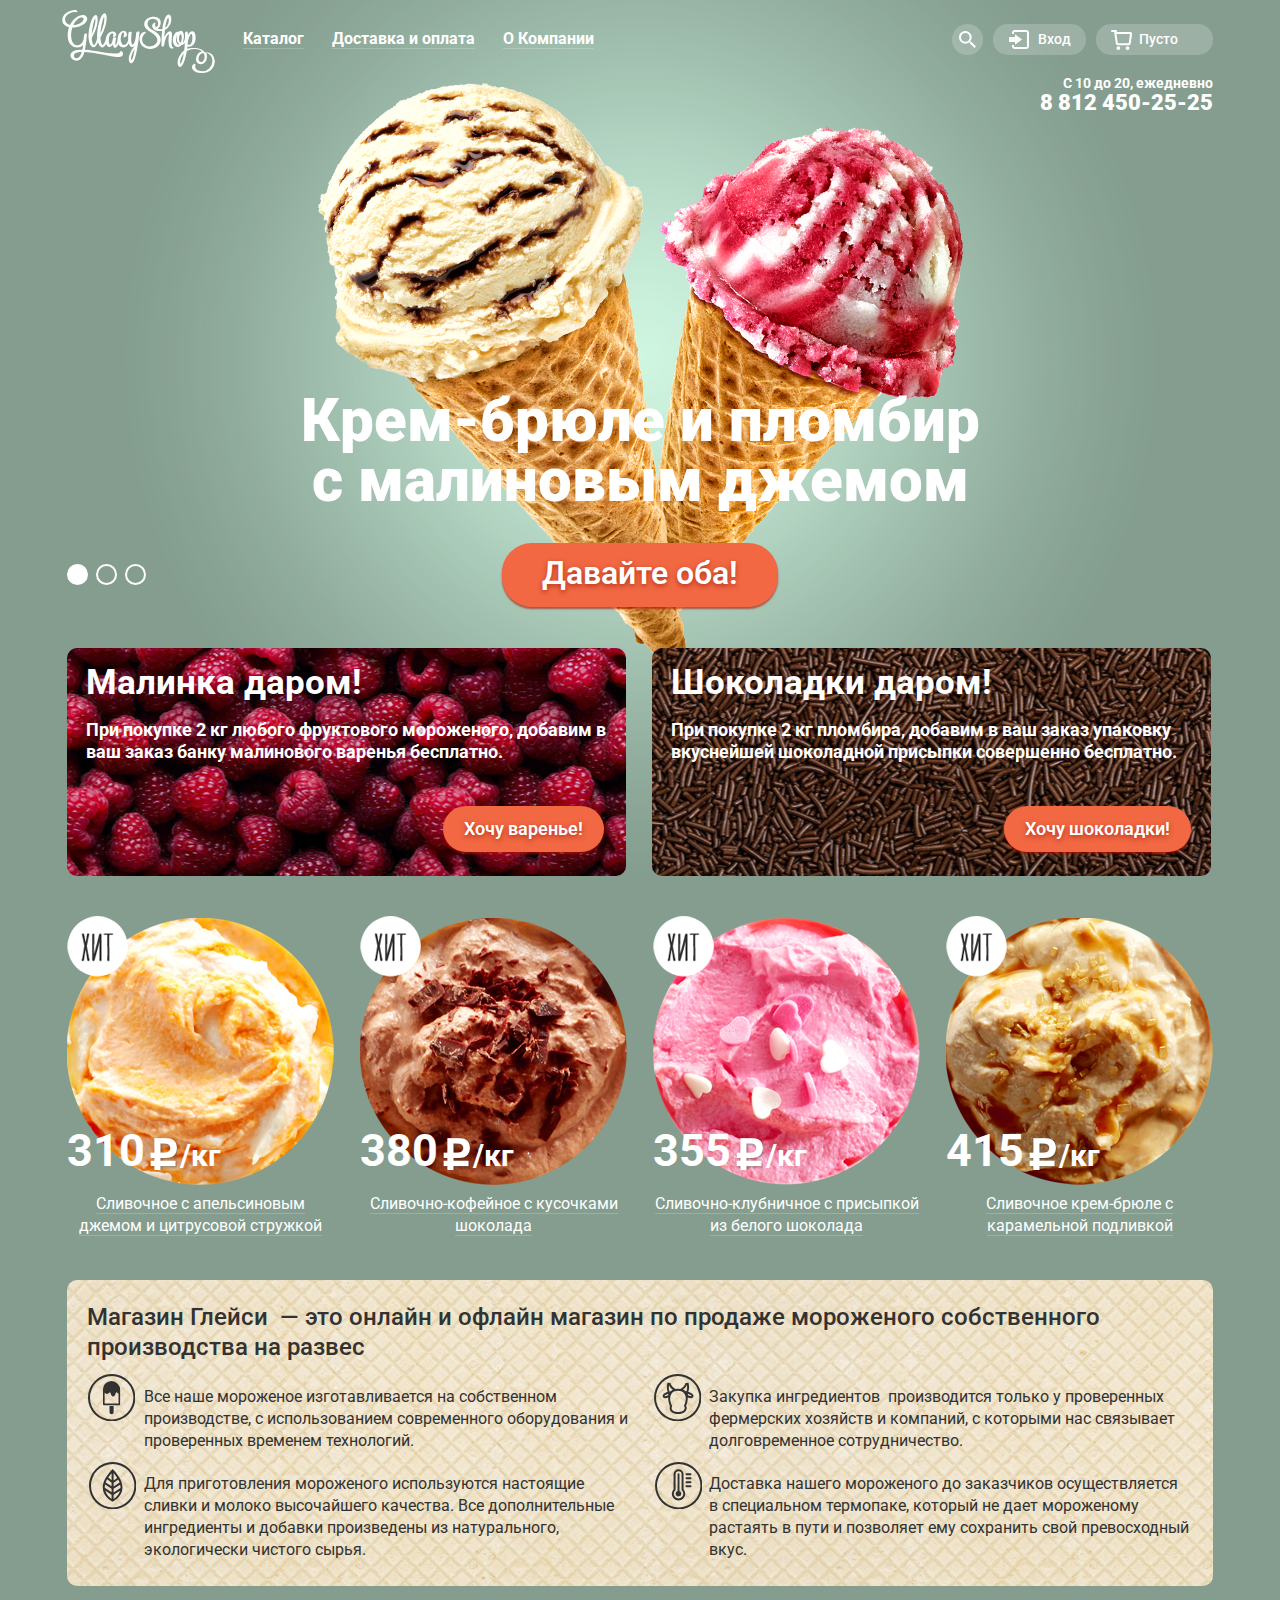
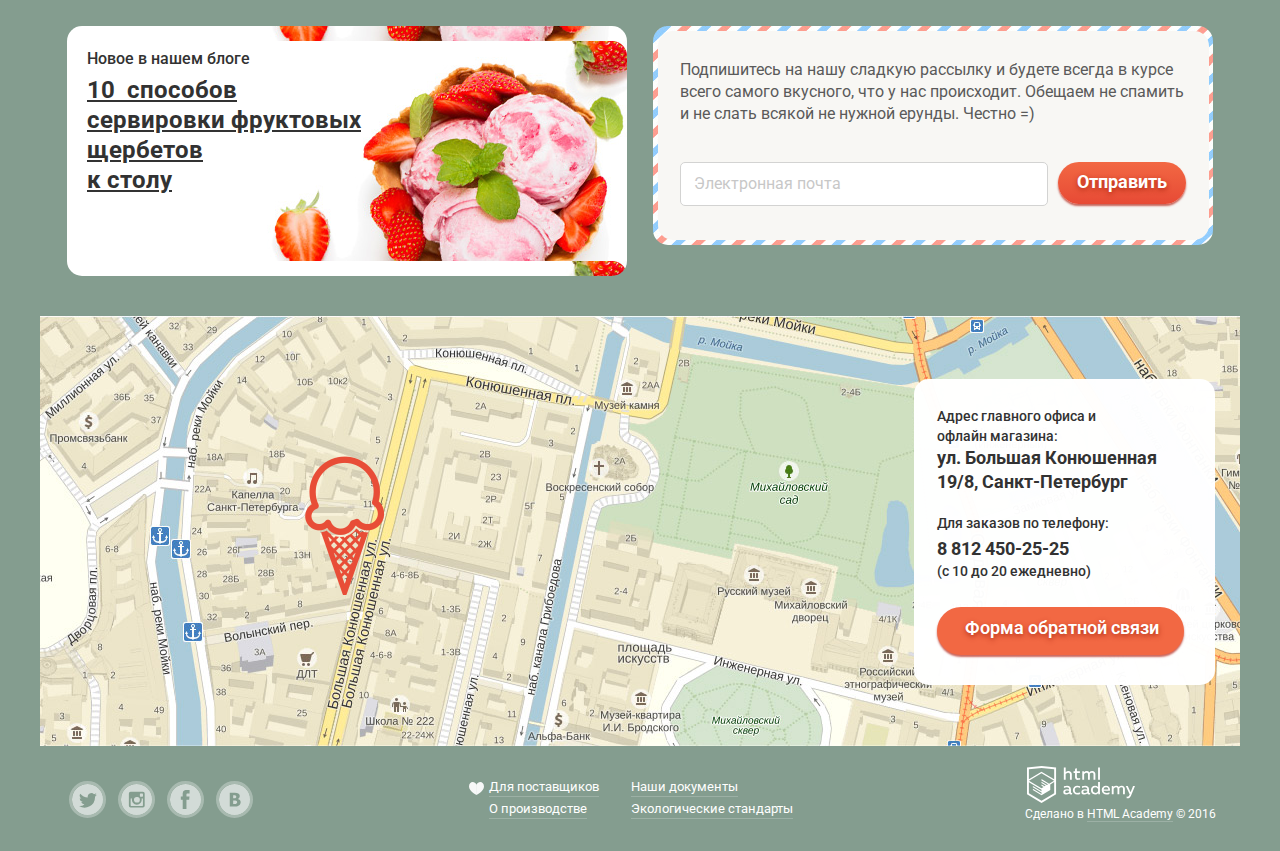
<file: index.html>
<!DOCTYPE html>
<html lang="ru">
    <head>
        <meta charset="utf-8">
        <title>HTML Academy: Глейси</title>
        <link href="https://fonts.googleapis.com/css?family=Roboto:400,500,700,900&subset=cyrillic,latin" rel="stylesheet" type="text/css">
        <link href="css/normalize.css" rel="stylesheet">
        <link href="css/style.css" rel="stylesheet">
    </head>
    <body>
        <input type="radio" id="btn1" name="toggle" checked>
        <input type="radio" id="btn2" name="toggle">
        <input type="radio" id="btn3" name="toggle">
        <div class="siteWrapper">
            <div class="contentWrapper">
                <header class="mainHeader">
                    <div class="container clearfix">
                        <div class="mainLogo">
                            <a href="index.html">
                                <img src="img/logo.svg" alt="logo" width="153" height="63">
                            </a>
                        </div>

                        <nav class="mainNavigation">
                            <ul class="menu">
                                <li class="menuItem">
                                    <a href="catalog.html">Каталог</a>
                                    <div class="subMenu">
                                        <ul>
                                            <li>
                                                <b class="subMenuItemCategory">Новинки</b>
                                            </li>
                                            <li>
                                                <a href="#">Сливочное</a>
                                            </li>
                                            <li>
                                                <a href="#">Щербеты</a>
                                            </li>
                                            <li>
                                                <a href="#">Фруктовый лед</a>
                                            </li>
                                            <li>
                                                <a href="#">Мелорин</a>
                                            </li>
                                        </ul>
                                    </div>
                                </li>
                                <li class="menuItem">
                                    <a href="#">Доставка и оплата</a>
                                </li>
                                <li class="menuItem">
                                    <a href="#">О Компании</a>
                                </li>
                            </ul>
                        </nav>

                        <div class="userBlock">
                            <div class="search">
                                <span class="searchIconText"></span>

                                <form class="searchForm" action="#" method="get">
                                    <fieldset class="searchFormFieldset">
                                        <input type="search" class="searchFormField" name="search" placeholder="Что ищем?">
                                    </fieldset>
                                </form>
                            </div>

                            <div class="account">
                                <a class="userBlockBtn entranceBtn" href="#">Вход</a>
                                <form class="enterForm" action="#" method="get">
                                    <fieldset class="enterFormFieldset">
                                        <input class="enterFormField" type="text" name="email" placeholder="Электронная почта">
                                        <input class="enterFormField" type="password" name="password" placeholder="Пароль">
                                        <input class="enterFormBtn btn" type="submit" name="submit" value="Войти" id="submitEnterForm">
                                        <div class="passReg">
                                            <a class="enterFormLink linkBlack" href="#">Забыли пароль?</a>
                                            <a class="enterFormLink linkBlack" href="#">Новая регистрация</a>
                                        </div>
                                    </fieldset>
                                </form>
                            </div>


                            <div class="cart">
                                <a class="userBlockBtn cartButton cartEmpty" href="#">Пусто</a>
                            </div>
                        </div>
                    </div>
                </header>


                <main class="container">
                    <div class="openTimePhone">C 10 до 20, ежедневно<br>
                        <span class="phone">8 812 450-25-25</span>
                    </div>

                    <div class="slider">
                        <div class="slide" id="slide1">
                            <div class="slideTitle">Крем-брюле и пломбир с малиновым джемом</div>
                            <a class="btn slideBtn" href="#">Давайте оба!</a>
                        </div>

                        <div class="slide" id="slide2">
                            <div class="slideTitle">Шоколадный пломбир и лимонный сорбет</div>
                            <a class="btn slideBtn" href="#">Давайте оба!</a>
                        </div>

                        <div class="slide" id="slide3">
                            <div class="slideTitle">Пломбир с помадкой и клубничный щербет</div>
                            <a class="btn slideBtn" href="#">Давайте оба!</a>
                        </div>


                        <div class="sliderControls">
                            <label for="btn1"></label>
                            <label for="btn2"></label>
                            <label for="btn3"></label>
                        </div>
                    </div>

                    <div class="offer">
                        <section class="offerItem offerItemRaspFree">
                            <div class="offerTitle">Малинка даром!</div>
                            <div class="offerText">
                                <p>При покупке 2 кг любого фруктового мороженого, добавим в ваш заказ банку малинового
                                варенья бесплатно.</p>
                            </div>
                            <a href="#" class="btn offerBtn">Хочу варенье!</a>
                        </section>
                        <section class="offerItem offerItemChocoFree">
                            <h2 class="offerTitle">Шоколадки даром!</h2>
                            <div class="offerText">
                                <p>При покупке 2 кг пломбира, добавим в ваш заказ упаковку вкуснейшей шоколадной
                                присыпки совершенно бесплатно.</p>
                            </div>
                            <a href="#" class="btn offerBtn choco">Хочу шоколадки!</a>
                        </section>

                    </div>

                    <div class="iceCreamHits">

                        <div class="iceCream hit">
                            <div class="iceCreamContent">
                                <a href="#">
                                    <img class="iceCreamImg" src="img/icecream_orange.png" alt="creamOrange" width="267" height="267">
                                </a>
                                <div class="iceCreamPrice">310<span class="iceCreamKg">/кг</span></div>
                                <a href="#" class="iceCreamTitle">Сливочное с апельсиновым джемом и цитрусовой стружкой</a>
                                <a href="#" class="btn iceCreamBtn">Быстрый просмотр</a>
                            </div>
                        </div>

                        <div class="iceCream hit">
                            <div class="iceCreamContent">
                                <a href="#">
                                    <img class="iceCreamImg" src="img/icecream_coffee.png" alt="creamCoffee" width="267" height="267">
                                </a>
                                <div class="iceCreamPrice">380<span class="iceCreamKg">/кг</span></div>
                                <a href="#" class="iceCreamTitle">Сливочно-кофейное с кусочками шоколада</a>
                                <a href="#" class="btn iceCreamBtn">Быстрый просмотр</a>
                            </div>
                        </div>

                        <div class="iceCream hit">
                            <div class="iceCreamContent">
                                <a href="#">
                                    <img class="iceCreamImg" src="img/icecream_strawberry.png" alt="creamStrawberry" width="267" height="267">
                                </a>
                                <div class="iceCreamPrice">355<span class="iceCreamKg">/кг</span></div>
                                <a href="#" class="iceCreamTitle">Сливочно-клубничное с присыпкой из белого шоколада</a>
                                <a href="#" class="btn iceCreamBtn">Быстрый просмотр</a>
                            </div>
                        </div>

                        <div class="iceCream hit">
                            <div class="iceCreamContent">
                                <a href="#">
                                    <img class="iceCreamImg" src="img/icecream_caramel.png" alt="creamBrulle" width="267" height="267">
                                </a>
                                <div class="iceCreamPrice">415<span class="iceCreamKg">/кг</span></div>
                                <a href="#" class="iceCreamTitle">Сливочное крем-брюле с карамельной подливкой</a>
                                <a href="#" class="btn iceCreamBtn">Быстрый просмотр</a>
                            </div>
                        </div>

                    </div>

                    <section class="compAdvantages">

                        <h2 class="advantagesTitle"> Магазин Глейси &nbsp;— это онлайн и офлайн магазин по продаже мороженого
                            собственного производства на развес</h2>

                        <ul class="advantagesList">
                            <li class="advantages iceCreamIcon">
                                <p>Все наше мороженое изготавливается на собственном производстве, с использованием
                                современного оборудования и проверенных временем технологий.</p>
                            </li>

                            <li class="advantages leafIcon">
                                <p>Закупка ингредиентов &nbsp;производится только у проверенных фермерских хозяйств и
                                компаний, с которыми нас связывает долговременное сотрудничество. </p>
                            </li>

                            <li class="advantages cowIcon">
                                <p>Для приготовления мороженого используются настоящие сливки и молоко высочайшего
                                качества. Все дополнительные ингредиенты и добавки произведены из натурального,
                                экологически чистого сырья. </p>
                            </li>

                            <li class="advantages thermometerIcon">
                                <p>Доставка нашего мороженого до заказчиков осуществляется<br>в специальном термопаке,
                                который не дает мороженому растаять в пути и позволяет ему сохранить свой превосходный
                                вкус. </p>
                            </li>
                        </ul>
                    </section>

                    <div class="blogSubscribe">
                        <div class="blog">
                            <h2 class="blogTitle">Новое в нашем блоге</h2>
                            <a href="#" class="blogLink">10 &nbsp;способов сервировки фруктовых щербетов<br> к столу</a>
                        </div>

                        <div class="subscribeWrapper">
                            <div class="subscribe">
                                <p class="subscribeText">Подпишитесь на нашу сладкую рассылку и будете всегда в курсе всего
                                самого вкусного, что у нас происходит. Обещаем не спамить и не слать всякой не нужной
                                ерунды. Честно =) </p>

                                <form class="subscribeForm">
                                    <input id="e-mail" class="subscribeFormField" type="text" name="e-mail" placeholder="Электронная почта">
                                    <input id="submitSubscribe" class="subscribeBtn" type="submit" name="submit" value="Отправить">
                                </form>
                            </div>
                        </div>
                    </div>

                </main>

            </div>

            <section class="contacts">

                <img src="img/map.jpg" alt="map" width="1200" height="430">

                <div class="contact_info">
                    <p>Адрес главного офиса и<br> офлайн магазина:<br>
                    <span class="importantInfo margin">ул. Большая Конюшенная 19/8, Санкт-Петербург</span></p>
                    <p>Для заказов по телефону:</p>
                    <div class="phoneOpen"></div>
                    <p><span class="importantInfo">8 812 450-25-25</span><br>(с 10 до 20 ежедневно) </p>
                    <a class="form btn" href="#">Форма обратной связи</a>
                </div>

                <form class="contactForm" action="https://echo.htmlacademy.ru" method="get">
                    <fieldset class="contactFormFieldset">
                        <p class="formTitle">Мы обязательно вам ответим!</p>
                        <p><input class="contactFormField" type="text" name="contactForm" id="name"
                        placeholder="Как вас зовут?"></p>
                        <p><input class="contactFormField" type="text" name="contactForm" id="email"
                        placeholder="Ваша почта для ответа?"></p>
                        <p><textarea class="contactFormField contactFormMessage" name="contactForm" rows="6"
                        id="message" placeholder="Напишите что-нибудь..."></textarea></p>
                        <p class="formSubmit"><input class="contactFormSubmit btn" type="submit" name="contactForm"
                        id="submit" value="Отправить"></p>
                    </fieldset>
                </form>

            </section>


            <div class="contentWrapper">
                <footer class="mainFooter clearfix">
                    <div class="container">

                        <div class="socialButtons">

                            <a href="#" class="socialBtn socialBtnTwitter">

                            </a>
                            <a href="#" class="socialBtn socialBtnInsta">

                            </a>
                            <a href="#" class="socialBtn socialBtnFb">

                            </a>
                            <a href="#" class="socialBtn socialBtnVk">

                            </a>
                        </div>

                        <div class="links">
                            <a class="linkWhite forSuppliers" href="#">Для поставщиков</a>
                            <a class="linkWhite docs" href="#">Наши документы</a>
                            <a class="linkWhite aboutProduction" href="#">О производстве</a>
                            <a class="linkWhite standards" href="#">Экологические стандарты</a>
                        </div>

                        <div class="copyright">

                            <p>
                                Сделано в <a class="linkWhite" href="htmlacademy.ru"><span class="htmlAcademy">
                                HTML Academy</span></a> © 2016
                            </p>
                        </div>

                    </div>
                </footer>
            </div>
        </div>
    </body>
</html>
</file>
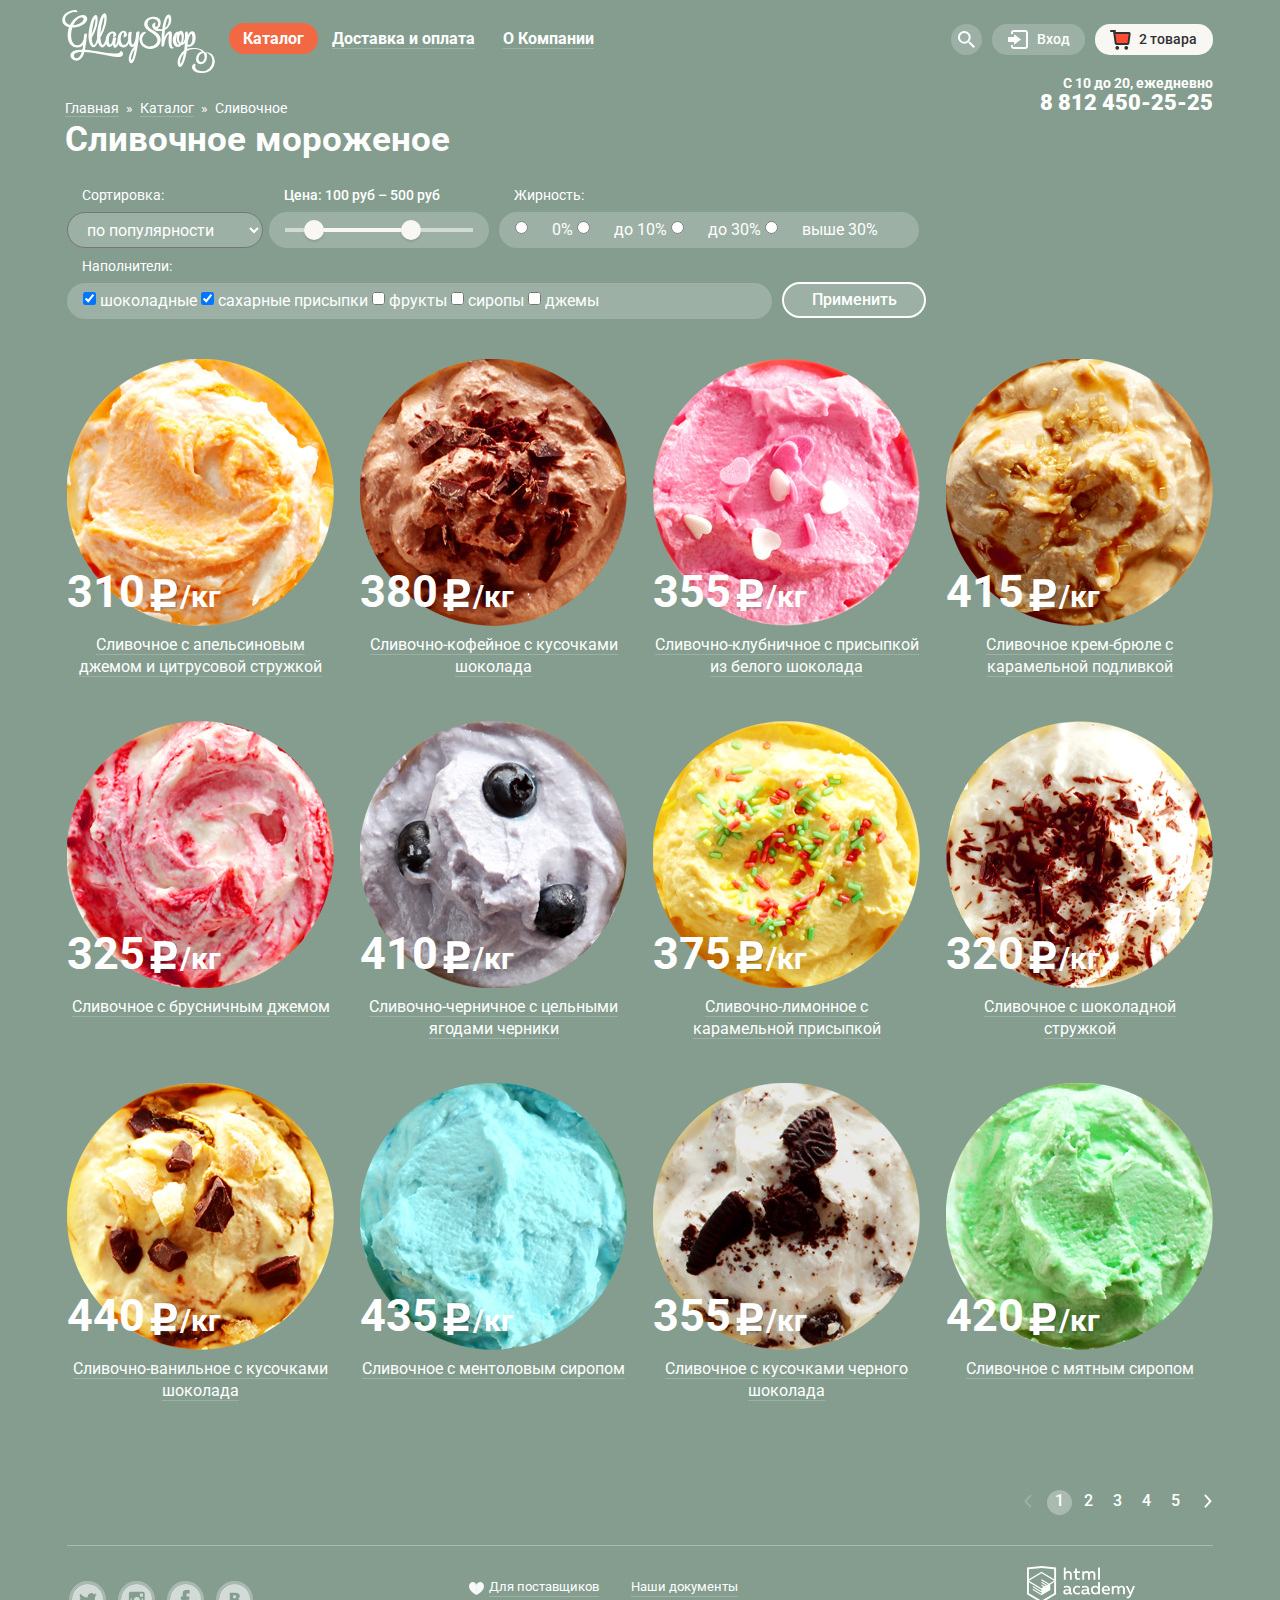
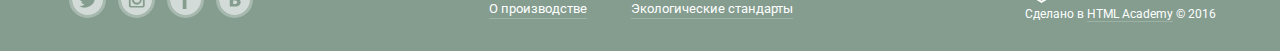
<file: catalog.html>
<!DOCTYPE html>
<html lang="ru">
    <head>
        <meta charset="utf-8">
        <title>Глейси каталог</title>
        <link href="https://fonts.googleapis.com/css?family=Roboto:400,500,700,900&subset=cyrillic,latin" rel="stylesheet" type="text/css">
        <link href="css/normalize.css" rel="stylesheet">
        <link href="css/style.css" rel="stylesheet">
    </head>

    <body>
        <header class="mainHeader">

            <div class="container clearfix">
                <div class="mainLogo">
                    <a href="index.html">
                        <img src="img/logo.svg" alt="logo" width="153" height="63">
                    </a>
                </div>

                <nav class="mainNavigation">
                    <ul class="menu">
                        <li class="menuItem menuActive">
                            <a href="#">Каталог</a>
                            <div class="subMenu">
                                <ul>
                                    <li>
                                        <b class="subMenuItemCategory">Новинки</b>
                                    </li>
                                    <li>
                                        <a href="#">Сливочное</a>
                                    </li>
                                    <li>
                                        <a href="#">Щербеты</a>
                                    </li>
                                    <li>
                                        <a href="#">Фруктовый лед</a>
                                    </li>
                                    <li>
                                        <a href="#">Мелорин</a>
                                    </li>
                                </ul>
                            </div>
                        </li>
                        <li class="menuItem">
                            <a href="#">Доставка и оплата</a>
                        </li>
                        <li class="menuItem">
                            <a href="#">О Компании</a>
                        </li>
                    </ul>
                </nav>

                <div class="userBlock">
                    <div class="search">
                        <span class="searchIconText"></span>

                        <form class="searchForm" action="#" method="get">
                            <fieldset class="searchFormFieldset">
                                <input type="search" class="searchFormField" name="search" placeholder="Что ищем?">
                            </fieldset>
                        </form>
                    </div>

                    <div class="account">
                        <a class="userBlockBtn entranceBtn" href="#">Вход</a>
                        <form class="enterForm" action="#" method="get">
                            <fieldset class="enterFormFieldset">
                                <input class="enterFormField" type="text" name="email" placeholder="Электронная почта">
                                <input class="enterFormField" type="password" name="password" placeholder="Пароль">
                                <input class="enterFormBtn btn" type="submit" name="submit" value="Войти" id="submit">
                                <div class="passReg">
                                    <a class="enterFormLink" href="#">Забыли пароль?</a>
                                    <a class="enterFormLink" href="#">Новая регистрация</a>
                                </div>
                            </fieldset>
                        </form>
                    </div>


                    <div class="cart">
                        <a class="userBlockBtn cartButton cartFull" href="#">2 товара</a>

                        <div class="orderSummary">
                            <table class="orderSummaryTable">
                                <tr>
                                    <td class="x"></td>
                                    <td class="iceIcon orangeSmall"></td>
                                    <td class="orderItem">Пломбир с апельсиновым джемом</td>
                                    <td>1,5 кг x <span class="itemPrice">200 руб.</span></td>
                                    <td class="orderPrice">300 руб.</td>
                                </tr>

                                <tr>
                                    <td class="x"></td>
                                    <td class="iceIcon strawberrySmall"></td>
                                    <td class="orderItem orderLong">Клубничный пломбир с присыпкой из белого шоколада</td>
                                    <td class="orderCalcLong">1,5 кг x <span class="itemPrice">300 руб.</span></td>
                                    <td class="orderPrice orderPriceLong">450 руб.</td>
                                </tr>
                            </table>
                            <div class="orderSum"> Итого: 750 руб.</div>
                            <a class="orderSubmit btn" href="#">Оформить заказ</a>
                        </div>
                    </div>

                </div>
            </div>
        </header>


        <main class="container">
            <div class="upperBlock clearfix">
                <div>
                    <ul class="breadcrumbs">
                        <li>
                            <a href="index.html">Главная</a>
                        </li>

                        <li>
                        »
                        </li>

                        <li>
                            <a href="#">Каталог</a>
                        </li>

                        <li>
                        »
                        </li>

                        <li>
                            <a class="active">Сливочное</a>
                        </li>
                    </ul>
                </div>

                <div class="openTimePhone">C 10 до 20, ежедневно<br>
                    <span class="phone">8 812 450-25-25</span>
                </div>
            </div>

            <h1 class="mainCatalogueTitle">Сливочное мороженое</h1>

            <form class="filter" action="http://echo.htmlacademy.ru" method="get">

                <div class="formColumn filterSort">
                    <div class="filterTitle">
                        Сортировка:
                    </div>
                    <select class="filterSelect filterBackgorund" name="sort">
                        <option value="popularity">по популярности</option>
                        <option value="price">сначала недорогие</option>
                        <option value="price">сначала дорогие</option>
                        <option value="price">по жирности</option>
                    </select>
                </div>

                <div class="formColumn filterPrice">
                    <div class="filterTitle">Цена: 100 руб – 500 руб</div>
                    <div class="formSlider filterBackgorund">
                        <div class="scale">
                            <div class="bar">
                            </div>
                        </div>
                        <div class="toggle toggleMin"></div>
                        <div class="toggle toggleMax"></div>
                    </div>
                </div>

                <div class="formColumn filterFat">
                    <div class="filterTitle">Жирность:</div>
                    <div class="formControls filterBackgorund">
                        <input type="radio" id="fat-0" name="fat" value="0">
                        <label for="fat-0">0%</label>
                        <input type="radio" id="fat<10" name="fat" value="10">
                        <label for="fat<10">до 10%</label>
                        <input type="radio" id="fat<30" name="fat" value="30">
                        <label for="fat<30">до 30%</label>
                        <input type="radio" id="fat30+" name="fat" value="30+">
                        <label for="fat30+">выше 30%</label>
                    </div>
                </div>


                <div class="filterFillings">
                    <div class="filterTitle">Наполнители:</div>
                    <div class="formControls filterBackgorund">
                        <input type="checkbox" name="fillings" id="choco" checked>
                        <label for="choco">шоколадные</label>

                        <input type="checkbox" name="fillings" id="sugar" checked>
                        <label for="sugar">сахарные присыпки</label>

                        <input type="checkbox" name="fillings" id="fruit">
                        <label for="fruit">фрукты</label>

                        <input type="checkbox" name="fillings" id="syrop">
                        <label for="syrop">сиропы</label>

                        <input type="checkbox" name="fillings" id="jam">
                        <label for="jam">джемы</label>
                    </div>
                </div>

                <button class="filterBtn" type="submit">Применить</button>

            </form>

            <div class="catalogItems">
                <div class="iceCream">
                    <div class="iceCreamContent">
                        <a href="#">
                            <img class="iceCreamImg" src="img/icecream_orange.png" alt="creamOrange" width="267" height="267">
                        </a>
                        <div class="iceCreamPrice">310<span class="iceCreamKg">/кг</span></div>
                        <a href="#" class="iceCreamTitle">Сливочное с апельсиновым джемом и цитрусовой стружкой</a>
                        <a href="#" class="btn iceCreamBtn">Быстрый просмотр</a>
                    </div>
                </div>

                <div class="iceCream">
                    <div class="iceCreamContent">
                        <a href="#">
                            <img class="iceCreamImg" src="img/icecream_coffee.png" alt="creamCoffee" width="267" height="267">
                        </a>
                        <div class="iceCreamPrice">380<span class="iceCreamKg">/кг</span></div>
                        <a href="#" class="iceCreamTitle">Сливочно-кофейное с кусочками шоколада</a>
                        <a href="#" class="btn iceCreamBtn">Быстрый просмотр</a>
                    </div>
                </div>

                <div class="iceCream">
                    <div class="iceCreamContent">
                        <a href="#">
                            <img class="iceCreamImg" src="img/icecream_strawberry.png" alt="creamStrawberry" width="267" height="267">
                        </a>
                        <div class="iceCreamPrice">355<span class="iceCreamKg">/кг</span></div>
                        <a href="#" class="iceCreamTitle">Сливочно-клубничное с присыпкой из белого шоколада</a>
                        <a href="#" class="btn iceCreamBtn">Быстрый просмотр</a>
                    </div>
                </div>

                <div class="iceCream">
                    <div class="iceCreamContent">
                        <a href="#">
                            <img class="iceCreamImg" src="img/icecream_caramel.png" alt="creamBrulle" width="267" height="267">
                        </a>
                        <div class="iceCreamPrice">415<span class="iceCreamKg">/кг</span></div>
                        <a href="#" class="iceCreamTitle">Сливочное крем-брюле с карамельной подливкой</a>
                        <a href="#" class="btn iceCreamBtn">Быстрый просмотр</a>
                    </div>
                </div>

                <div class="iceCream">
                    <div class="iceCreamContent">
                        <a href="#">
                            <img class="iceCreamImg" src="img/icecream_bilberry.png" alt="creamOrange" width="267" height="267">
                        </a>
                        <div class="iceCreamPrice">325<span class="iceCreamKg">/кг</span></div>
                        <a href="#" class="iceCreamTitle">Сливочное с брусничным джемом</a>
                        <a href="#" class="btn iceCreamBtn">Быстрый просмотр</a>
                    </div>
                </div>

                <div class="iceCream">
                    <div class="iceCreamContent">
                        <a href="#">
                            <img class="iceCreamImg" src="img/icecream_blueberry.png" alt="creamCoffee" width="267" height="267">
                        </a>
                        <div class="iceCreamPrice">410<span class="iceCreamKg">/кг</span></div>
                        <a href="#" class="iceCreamTitle">Сливочно-черничное с цельными ягодами черники </a>
                        <a href="#" class="btn iceCreamBtn">Быстрый просмотр</a>
                    </div>
                </div>

                <div class="iceCream">
                    <div class="iceCreamContent">
                        <a href="#">
                            <img class="iceCreamImg" src="img/icecream_lemon.png" alt="creamStrawberry" width="267" height="267">
                        </a>
                        <div class="iceCreamPrice">375<span class="iceCreamKg">/кг</span></div>
                        <a href="#" class="iceCreamTitle">Сливочно-лимонное с карамельной присыпкой</a>
                        <a href="#" class="btn iceCreamBtn">Быстрый просмотр</a>
                    </div>
                </div>

                <div class="iceCream">
                    <div class="iceCreamContent">
                        <a href="#">
                            <img class="iceCreamImg" src="img/icecream_cream.png" alt="creamBrulle" width="267" height="267">
                        </a>
                        <div class="iceCreamPrice">320<span class="iceCreamKg">/кг</span></div>
                        <a href="#" class="iceCreamTitle">Сливочное с шоколадной стружкой</a>
                        <a href="#" class="btn iceCreamBtn">Быстрый просмотр</a>
                    </div>
                </div>

                <div class="iceCream">
                    <div class="iceCreamContent">
                        <a href="#">
                            <img class="iceCreamImg" src="img/icecream_vanilla.png" alt="creamOrange" width="267" height="267">
                        </a>
                        <div class="iceCreamPrice">440<span class="iceCreamKg">/кг</span></div>
                        <a href="#" class="iceCreamTitle">Сливочно-ванильное с кусочками шоколада</a>
                        <a href="#" class="btn iceCreamBtn">Быстрый просмотр</a>
                    </div>
                </div>

                <div class="iceCream">
                    <div class="iceCreamContent">
                        <a href="#">
                            <img class="iceCreamImg" src="img/icecream_mentol.png" alt="creamCoffee" width="267" height="267">
                        </a>
                        <div class="iceCreamPrice">435<span class="iceCreamKg">/кг</span></div>
                        <a href="#" class="iceCreamTitle">Сливочноe с ментоловым сиропом</a>
                        <a href="#" class="btn iceCreamBtn">Быстрый просмотр</a>
                    </div>
                </div>

                <div class="iceCream">
                    <div class="iceCreamContent">
                        <a href="#">
                            <img class="iceCreamImg" src="img/icecream_creamdarkchoco.png" alt="creamStrawberry" width="267" height="267">
                        </a>
                        <div class="iceCreamPrice">355<span class="iceCreamKg">/кг</span></div>
                        <a href="#" class="iceCreamTitle">Сливочное с кусочками черного шоколада</a>
                        <a href="#" class="btn iceCreamBtn">Быстрый просмотр</a>
                    </div>
                </div>

                <div class="iceCream">
                    <div class="iceCreamContent">
                        <a href="#">
                            <img class="iceCreamImg" src="img/icecream_mint.png" alt="creamBrulle" width="267" height="267">
                        </a>
                        <div class="iceCreamPrice">420<span class="iceCreamKg">/кг</span></div>
                        <a href="#" class="iceCreamTitle">Сливочное с мятным сиропом</a>
                        <a href="#" class="btn iceCreamBtn">Быстрый просмотр</a>
                    </div>
                </div>
            </div>

            <div class="pagination clearfix">

                <ul class="pagesNumber">

                    <li class="pageNumber activePage">
                        <a href="#">1</a>
                    </li>

                    <li class="pageNumber">
                        <a href="#">2</a>
                    </li>

                    <li class="pageNumber">
                        <a href="#">3</a>
                    </li>

                    <li class="pageNumber">
                        <a href="#">4</a>
                    </li>

                    <li class="pageNumber lastPage">
                        <a href="#">5</a>
                    </li>

                </ul>

            </div>

            <div class="footerLine"></div>


        </main>

        <footer class="mainFooter clearfix">
            <div class="container">

                <div class="socialButtons">

                    <a href="#" class="socialBtn socialBtnTwitter">

                    </a>
                    <a href="#" class="socialBtn socialBtnInsta">

                    </a>
                    <a href="#" class="socialBtn socialBtnFb">

                    </a>
                    <a href="#" class="socialBtn socialBtnVk">

                    </a>
                </div>

                <div class="links">
                    <a class="linkWhite forSuppliers" href="#">Для поставщиков</a>
                    <a class="linkWhite docs" href="#">Наши документы</a>
                    <a class="linkWhite aboutProduction" href="#">О производстве</a>
                    <a class="linkWhite standards" href="#">Экологические стандарты</a>
                </div>

                <div class="copyright">

                    <p>
                        Сделано в <a class="linkWhite" href="htmlacademy.ru"><span class="htmlAcademy">
                        HTML Academy</span></a> © 2016
                    </p>
                </div>

            </div>
        </footer>

    </body>
</html>
</file>
<file: css/style.css>
body {
    background-color: #849d8f;
    font-size: 16px;
    line-height: 22px;
    color: #fff;
    font-weight: 500;
    font-family: "Roboto", Arial, sans-serif;
    margin: 0;

    -webkit-font-smoothing: antialiased;
    -moz-osx-font-smoothing: grayscale;
}

body > input[type="radio"] {
    display: none;
}

h1 {
    font-size: 35px;
    line-height: 41px;
    color: #ffffff;
    font-weight: bold;
}

h2 {
    font-size: 24px;
    line-height: 30px;
    color: #ffffff;
    font-weight: 500;
}

.siteWrapper {
    min-width: 1200px;
    background-repeat: no-repeat;
    background-position: top center;
    transition: background-image 0.5s ease,
                background-color 0.5s ease;
}

.siteWrapper:before,
.siteWrapper:after {
    content: "";
    visibility: hidden;
}

.siteWrapper:before,
.siteWrapper:after {
    background-image: url("../img/slide2.png");
}

.siteWrapper:after {
    background-image: url("../img/slide3.png");
}

.contentWrapper {
    width: 1146px;
    margin: 0 auto;
    padding: 0 27px;
}


.slider {
  position: relative;
  padding-top: 315px;
  text-align: center;
  color: #ffffff;
  margin-bottom: 40px;
}

.slide {
    display:none;
}

#btn1:checked ~ .siteWrapper #slide1,
#btn2:checked ~ .siteWrapper #slide2,
#btn3:checked ~ .siteWrapper #slide3 {
  display: block;
}

#btn1:checked ~ .siteWrapper label[for="btn1"],
#btn2:checked ~ .siteWrapper label[for="btn2"],
#btn3:checked ~ .siteWrapper label[for="btn3"] {
  background-color: #ffffff;
}

#btn1:checked ~ .siteWrapper {
  background-color: #849d8f;
  background-image: url("../img/slide1.png");
}

#btn2:checked ~ .siteWrapper {
  background-color: #8996a6;
  background-image: url("../img/slide2.png");
}

#btn3:checked ~ .siteWrapper {
  background-color: #9d8b84;
  background-image: url("../img/slide3.png");
}


.slideTitle {
  width: 700px;
  margin: 0 auto;
  padding-top: 1px;
  margin-bottom: 32px;
  font-weight: 900;
  font-size: 60px;
  line-height: 60px;
}

.btn {
  display: inline-block;
  vertical-align: top;
  padding: 8px 44px;
  font-weight: 600;
  font-size: 32px;
  font-family: "Roboto", Arial, sans-serif;
  line-height: 44px;
  vertical-align: top;
  color: #ffffff;
  text-decoration: none;
  text-shadow: 0 2px 5px rgba(160, 32, 11, 0.76);
  border: none;
  outline: none;
  cursor: pointer;
  background:    -moz-linear-gradient(top, #f26843 0%, #e74a35 100%);
  background: -webkit-linear-gradient(top, #f26843 0%, #e74a35 100%);
  background:         linear-gradient(to bottom, #f26843 0%, #e74a35 100%);
  background: #f26843;
  border-radius: 100px;
  box-shadow: 0 2px 2px rgba(172, 16, 0, 0.64);
}

.btn:hover {
  background:    -moz-linear-gradient(top, #f58669 0%, #ec6f5e 100%);
  background: -webkit-linear-gradient(top, #f58669 0%, #ec6f5e 100%);
  background:         linear-gradient(to bottom, #f58669 0%, #ec6f5e 100%);
  box-shadow: 0 2px 2px rgba(172, 16, 0, 1);
}

.btn:active {
  background:    -moz-linear-gradient(top, #d84732 0%, #e1613e 100%);
  background: -webkit-linear-gradient(top, #d84732 0%, #e1613e 100%);
  background:         linear-gradient(to bottom, #d84732 0%, #e1613e 100%);
  box-shadow: inset 0 2px 2px rgba(172, 16, 0, 1);
}

.slideBtn {
    padding: 8px 40px 12px;
    border-radius: 30px;
}

.sliderControls label {
  display: inline-block;
  vertical-align: top;
  width: 17px;
  height: 17px;
  margin-right: 8px;
  margin-top: 8px;
  vertical-align: top;
  background-color: transparent;
  border: 2px solid #ffffff;
  border-radius: 50%;
  cursor: pointer;
}

.sliderControls label:hover {
    background-color: #b2c1b7;
}

.sliderControls {
  position: absolute;
  bottom: 22px;
  left: 0;
  z-index: 20;
  font-size: 0;
}

.container {
    width: 1146px;
    margin: 0 auto;
    position: relative;
}

.clearfix::after {
    content: "";
    display: table;
    clear: both;
}

.mainHeader {
    padding-top: 10px;
}

    .mainLogo {
        width: 153px;
        line-height: 0px;
        position: absolute;
        left: -5px;
    }

    .mainNavigation {
        float: left;
        margin: 13px 0 0 162px;
        width: 500px;
    }
        .menu {
            font-size: 0;
            margin: 0;
            padding: 0;
            list-style: none;
        }
            .menuItem {
                display: inline-block;
                vertical-align: top;
                position: relative;
                padding: 5px 14px 4px;
                font-size: 16px;
                line-height: 22px;
            }

            .menuItem > a {
                box-shadow: 0 1px 0 rgba(255, 255, 255, 0.2);
                color: #fff;
                font-size: 16px;
                font-weight: bold;
                text-decoration: none;
                position: relative;
                z-index: 2;
            }

            .menuItem:hover {
                background: #f8f7f4;
                border-radius: 16px;
            }

            .menuItem:hover > a {
                color: #323232;
                box-shadow: none;
            }

            .menuActive {
                background: #f26843;
                border-radius: 16px;
            }

            .menuActive > a {
                color: #fff;
                box-shadow: none;
            }

            .menuItem:hover .subMenu {
                display: block;
            }

            .subMenu {
                position: absolute;
                display: none;
                top: 0;
                left: -7px;
                width: 143px;
                z-index: 1;
            }

                .subMenu ul {
                    background: #f8f7f4;
                    border-radius: 5px;
                    box-shadow: 0 20px 20px 0 rgba(0, 0, 0, 0.4);
                    color: #323232;
                    font-size: 14px;
                    list-style: none;
                    margin: 0;
                    padding: 0 0 1px;
                    position: relative;
                    top: 37px;
                    width: 143px;
                    z-index: 1;
                }
                    .subMenu li {
                        display: block;
                        margin: 0 0 4px;
                    }

                    .subMenuItemCategory {
                        display: block;
                        color: #323232;
                        font-size: 14px;
                        font-weight: bold;
                        padding: 5px 20px;
                        position: relative;
                        line-height: 28px;
                    }
                        .subMenuItemCategory::after {
                            content: "";
                            display: block;
                            background: rgba(53, 53, 53, 0.2);
                            position: absolute;
                            left: 6px;
                            right: 6px;
                            bottom: -1px;
                            height: 1px;
                            z-index: 1;
                        }

                    .subMenu a {
                        color: #323232;
                        display: block;
                        font-size: 14px;
                        font-weight: normal;
                        text-decoration: none;
                        padding: 0 20px;
                        line-height: 28px;
                    }
                    .subMenu a:hover {
                        background: #fbded8;
                    }
                    .subMenu a:active {
                        background: #f6b5a5;
                    }

.userBlock {
    float: right;
    margin-top: 14px;
    font-size: 0;
    text-align: right;
}

    .search {
        display: inline-block;
        vertical-align: top;
        position: relative;
        font-size: 14px;
        margin-right: 10px;
    }
        .search:hover .searchIconText {
            background-color: #f8f7f4;
            background-image: url("../img/search_icon_black.svg");
        }
        .search:hover .searchForm {
            display: block;
        }

        .searchIconText {
            background: rgba(255, 255, 255, 0.2) url("../img/search_icon.svg") no-repeat 50% 50%;
            border-radius: 50%;
            display: block;
            text-align: center;
            height: 31px;
            width: 31px;
            margin-right: 0;
        }

        .searchForm {
            display: none;
            position: absolute;
            right: 0;
            top: 30px;
        }

        .searchFormFieldset {
            border-radius: 6px;
            background-color: rgb(248, 247, 244);
            box-shadow: 0 20px 20px 0 rgba(0, 0, 0, 0.4);
            padding: 20px 15px;
            margin-top: 7px;
            width: 311px;
            position: relative;
            z-index: 1;
        }
            .searchFormField {
                background: #fff;
                border: 1px solid rgb(211, 211, 210);
                border-radius: 5px;
                color: #353535;
                font-size: 14px;
                font-weight: 400;
                box-sizing: border-box;
                padding: 0 13px;
                height: 40px;
                width: 100%;
            }

            .searchFormField::-webkit-input-placeholder {
                color: #999;
            }
            .searchFormField::-moz-placeholder {
                color: #999;
            }
            .searchFormField:-ms-input-placeholder {
                color: #999;
            }

    .account {
        display: inline-block;
        vertical-align: top;
        position: relative;
        font-size: 14px;
        margin-right: 10px;
    }

    .account:hover .userBlockBtn {
        color: #323232;
        background-color: #f8f7f4;
    }

    .account:hover .entranceBtn {
        background-image: url("../img/entrance_icon_black.svg");
    }

    .account:hover .enterForm{
        display: block;
    }

        .userBlockBtn {
            background-color: rgba(255, 255, 255, 0.2);
            border-radius: 15px;
            display: block;
            font-weight: 500;
            font-size: 14px;
            margin: 0;
            padding: 0;
            padding: 4px 15px 5px 45px;
            color: #ffffff;
            text-decoration: none;

        }

        .entranceBtn {
            background-image: url("../img/entrance_icon.svg");
            background-position: 16px 6px;
            background-repeat: no-repeat;
        }

        .enterForm {
            display: none;
            position: absolute;
            right: 0;
            top: 30px;
        }

            .enterFormFieldset {
                border-radius: 6px;
                background-color: rgb(248, 247, 244);
                box-shadow: 0 20px 20px 0 rgba(0, 0, 0, 0.4);
                padding: 20px 16px;
                margin-top: 7px;
                width: 237px;
                position: relative;
                z-index: 2;
            }
                .enterFormField {
                    background: #fff;
                    border: 1px solid rgb(211, 211, 210);
                    border-radius: 5px;
                    color: #353535;
                    font-size: 14px;
                    font-weight: 400;
                    box-sizing: border-box;
                    padding: 0 13px;
                    height: 43px;
                    width: 100%;
                    margin-bottom: 20px;
                }

                .enterFormField::-webkit-input-placeholder {
                    color: #999;
                }
                .enterFormField::-moz-placeholder {
                    color: #999;
                }
                .enterFormField:-ms-input-placeholder {
                    color: #999;
                }

                .enterFormBtn {
                    font-size: 18px;
                    line-height: 24px;
                    padding: 10px 24px;
                    margin-right: 9px;
                    display: inline-block;
                    vertical-align: top;
                    text-align: left;
                }

                .passReg {
                    width: 125px;
                    display: inline-block;
                    vertical-align: top;
                    text-align: left;
                }

                .enterFormLink {
                    color: #323232;
                    display: inline-block;
                    vertical-align: top;
                    margin: 0;
                    padding: 0;
                    font-size: 13px;
                }

    .cart {
        display: inline-block;
        vertical-align: top;
        margin-bottom: 20px;
        position: relative;
        font-size: 14px;
    }

    .cartButton {
        padding: 4px 16px 5px 42px;
        background-position: 15px 6px;
        background-repeat: no-repeat;
        background-image: url("../img/cart_icon.svg");
    }

    .cartEmpty {
        padding-left: 43px;
        padding-right: 35px;
    }

    .cartFull {
        padding: 4px 16px 5px 44px;
        background-position: 15px 6px;
        background-repeat: no-repeat;
        background-image: url("../img/cart_icon_full.png");
        background-color: #f8f7f4;
        color: #323232;
    }


    .cart:hover .cartButton {
        background-image: url("../img/cart_icon_black.svg");
        color: #323232;
        background-color: #f8f7f4;
    }

    .cart:hover .orderSummary {
        display: block;
    }

        .orderSummary {
            width: 510px;
            border-radius: 6px;
            background-color: rgb(248, 247, 244);
            box-shadow: 0 20px 20px 0 rgba(0, 0, 0, 0.4);
            padding: 20px 15px;
            margin-top: 7px;
            position: absolute;
            right: 0;
            top: 30px;
            display: none;
        }

            .orderSummaryTable {
                color: #323232;
                font-size: 13px;
                line-height: 16px;
                border-bottom: 1px solid #cacac7;
                border-spacing: 0;
                font-weight: normal;
                text-align: left;
                position: relative;
                z-index: 2;
            }

            .orderSummaryTable tr {
                height: 40px;
                margin-bottom: 13px;
            }

            .orderSummaryTable td {
                padding-bottom: 20px;
            }

            .x {
                width: 27px;
                background: url("../img/x_cart.png") no-repeat 6px 11px;
                margin-right: 11px;
            }

            .iceIcon {
                width: 33px;
                height: 33px;
            }

            .orangeSmall {
                background: url("../img/icecream_orange_small.png") no-repeat;
            }

            .strawberrySmall {
                background: url("../img/icecream_strawberry_small.png") no-repeat;
            }

            .orderItem {
                width: 217px;
                padding: 0;
                padding-left: 14px;
                padding-right: 32px;
            }

            .orderLong {
                vertical-align: bottom;
            }

            .orderCalcLong {
                vertical-align: top;
                padding-top: 8px;
            }

            .orderPriceLong {
                vertical-align: top;
                padding-top: 8px;
            }

            .itemPrice {
                color: #999999;
            }

            .orderPrice {
                padding-left: 10px;
            }

            .orderSum {
                color: #333333;
                font-size: 15px;
                line-height: 18px;
                padding-top: 15px;

            }


        .orderSubmit {
            font-size: 18px;
            line-height: 24px;
            padding: 10px 15px;
            margin-top: 14px;
        }

.upperBlock {

}

    .breadcrumbs {
        list-style: none;
        margin: 0;
        margin-left: -2px;
        padding: 0;
        font-size: 14px;
        line-height: 16px;
        font-weight: normal;
        float: left;
    }

        .breadcrumbs a {
            text-decoration: none;
            color: #ffffff;
            font-size: 14px;
            margin: 0;
            padding: 0;
            box-shadow: 0 1px 0 rgba(255, 255, 255, 0.2);
        }

            .breadcrumbs .active {
                box-shadow: none;
            }

        .breadcrumbs li {
            display: inline-block;
            vertical-align: top;
            font-size: 14px;
            padding-top: 25px;
            margin-right: 4px;
        }

    .openTimePhone {
        font-size: 14px;
        line-height: 16px;
        font-weight: bold;
        text-align: right;
        float: right;
    }

    .phone {
        font-size: 22px;
        line-height: 24px;
        font-weight: 900;
        display: block;

    }
.mainCatalogueTitle {
    margin: 0;
    padding: 0;
    margin-top: 3px;
    margin-bottom: 27px;
    margin-left: -2px;
}

.filter {
    font-size: 0;
}

    .filterTitle {
        font-size: 14px;
        line-height: 16px;
        margin-bottom: 9px;
        padding-left: 15px;
    }

    .filterSelect {
        background-color: rgba(255, 255, 255, 0.2);
        border-radius: 18px;
        color: #ffffff;
        height: 36px;
    }


    .filterBackgorund {
        background-color: rgba(255, 255, 255, 0.2);
        border-radius: 18px;
        margin: 0;
        padding: 0;
        padding: 5px 15px;
        color: #ffffff;
        text-decoration: none;
    }

    .filterSort {
        width: 192px;
        display: inline-block;
        vertical-align: top;
        font-size: 16px;
        line-height: 18px;
        font-weight: 400;
        margin: 0;
        margin-bottom: 10px;
        margin-right: 10px;
    }

    .filterPrice {
        width: 220px;
        display: inline-block;
        vertical-align: top;
        margin-bottom: 10px;
        margin-right: 10px;
    }

    .formSlider {
        padding: 16px;
        position: relative;
    }

        .scale {
            background-color: #d1dad3;
            height: 4px;
            padding-left: 15px;
            padding-right: 15px;

        }

            .bar {
                background-color: #f8f7f4;
                height: 4px;
                width: 90px;
                margin-left: 20px;
            }

        .toggle {
            position: absolute;
            background-color: #f8f7f4;
            width: 20px;
            height: 20px;
            cursor: pointer;
            border-radius: 50%;
            box-shadow: 0px 2px 2px 0px rgba(0, 0, 0, 0.1);
        }

            .toggleMin {
                left: 35px;
                top: 8px;
            }

            .toggleMax {
                left: 132px;
                top: 8px;
            }

    .filterFat {
        width: 420px;
        display: inline-block;
        vertical-align: top;
        font-size: 16px;
        line-height: 18px;
        font-weight: 400;
        margin-bottom: 10px;
        margin-right: 10px;
    }

    .filterFat input {
        display: inline-block;
        vertical-align: top;
        margin-right: 20px;
    }

    .filterFillings {
        width: 705px;
        display: inline-block;
        vertical-align: top;
        font-size: 16px;
        line-height: 18px;
        font-weight: 400;
        margin-bottom: 40px;
        margin-right: 10px;
    }

    .filterFillings input {
        display: inline-block;
        vertical-align: top;

    }

    .filterBtn {
        width: 144px;
        display: inline-block;
        vertical-align: top;
        font-size: 16px;
        line-height: 18px;
        background-color: rgba(255, 255, 255, 0.2);
        color: #ffffff;
        border-radius: 18px;
        margin: 24px 0 0;
        padding: 0;
        padding: 7px 17px;
        border: 2px solid #fff;
    }

    .filterBtn:hover {
        color: #323232;
        background-color: #f8f7f4;
    }

    .filterBtn:active {
      background-color: rgb(237, 237, 237);
      box-shadow: inset 0px 2px 1px 0px rgba(105, 105, 105, 0.004);
      background-image: none;
    }


.formControls {
    padding: 9px 16px;
}


.offer {
    font-size: 0;
    padding: 0 0 4px;
}

    .offerItem {
        background-color: #000;
        border-radius: 10px;
        display: inline-block;
        vertical-align: top;
        font-size: 14px;
        padding: 14px 20px 74px 19px;
        position: relative;
        margin-right: 26px;
        margin-bottom: 38px;
        margin-top: 1px;
        min-height: 140px;
        width: 520px;
    }

    .offerItemRaspFree {
        background-image: url("../img/bg_offer_rasp.jpg");
        background-position: 50% 50%;
        background-repeat: repeat;
    }

    .offerItemChocoFree {
        background-image: url("../img/bg_offer_choco.jpg");
        background-position: 50% 50%;
        background-repeat: repeat;
    }

    .offerItem:nth-child(2n) {
        margin-right: 0;
    }

        .offerTitle {
            font-size: 35px;
            font-weight: bold;
            line-height: 41px;
            margin: 0 0 16px;
            padding: 0;
        }

        .offerText {
            display: block;
            font-size: 18px;
            font-weight: bold;
            line-height: 22px;
        }
            .offerText p {
                margin: 0 0 6px;
            }

        .offerBtn {
            display: inline-block;
            padding: 11px 21px;
            font-weight: 600;
            font-size: 18px;
            line-height: 24px;
            vertical-align: top;
            position: absolute;
            right: 22px;
            bottom: 24px;
        }

        .choco {
            padding: 0;
            padding: 11px 21px;
            margin-right: -2px;
        }




.catalogItems,
.iceCreamHits {
    font-size: 0;
    margin: 0 -10px;
}


.iceCream {
    width: 287px;
    margin-bottom: 43px;
    display: inline-block;
    vertical-align: top;
    text-align: center;
    font-size: 16px;
    color: #ffffff;
    margin-right: 6px;
    position: relative;
}

    .iceCreamContent {
        padding:0 10px 0;
        z-index: 1;
    }

    .iceCream.hit:before {
        background: url(../img/hit.png) no-repeat 0 0;
        content: "";
        position: absolute;
        top: -2px;
        left: 10px;
        height: 61px;
        width: 61px;
        z-index: 2;
    }

    .iceCream:nth-child(4n) {
        margin-right: 0;
    }

    .iceCream:hover .iceCreamBtn {
        display: block;
        margin: 20px auto;
    }

    .iceCream:hover .iceCreamContent {
        border-radius: 5px;
        background-color: rgb(157, 177, 165);
        box-shadow: 0 20px 20px 0 rgba(0, 0, 0, 0.4);
        position: absolute;
    }


        .iceCreamTitle {
            color: #ffffff;
            font-weight: 400;
            text-align: center;
            text-decoration: none;
            box-shadow: 0 1px 0 rgba(255, 255, 255, 0.2);
            padding-top: 5px;

        }

        .iceCreamImg {
            margin-bottom: 2px;
        }

        .iceCreamPrice {
            line-height: 45px;
            font-size: 45px;
            font-weight: bold;
            text-align: left;
            margin-top: -65px;
            margin-bottom: 15px;
            position: relative;
        }
            .iceCreamKg {
                font-size: 30px;
                margin-left: 35px;
                position: relative;
            }

            .iceCreamKg::before {
                content: "";
                background-image: url("../img/p.png");
                position:absolute;
                right: 44px;
                top: -1px;
                width: 28px;
                height: 33px;
            }

        .iceCreamBtn {
            display: none;
            font-size: 18px;
            font-weight: bold;
            height: 44px;
            padding: 0;
            width: 193px;
        }

.compAdvantages {
    background-image: url("../img/waffle_background.png");
    background-color: #e7d8b9;
    color: #323232;
    position: relative;
    border-radius: 10px;
    margin-bottom: 40px;
    padding-bottom: 4px;
    padding-right: 7px;
}

.compAdvantages h2,
.compAdvantages p {
    color: #323232;
    padding: 0;
    margin: 0;
}

.compAdvantages h2 {
    padding-top: 22px;
    padding-left: 20px;
    margin-bottom: 24px;
    font-weight: 500;
    font-size: 24px;
    line-height: 30px;
}

.compAdvantages p {
    margin-top: 0;
    margin-bottom: 21px;
    margin-left: 77px;
    font-weight: normal;
}

.advantagesList {
    list-style: none;
    margin: 0;
    padding: 0;
    font-size: 0;
}

.advantages {
    width: 565px;
    display: inline-block;
    vertical-align: top;
    font-size: 16px;
    line-height: 22px;
}

.iceCreamIcon::before {
    content: "";
    width: 47px;
    height: 47px;
    background-image: url("../img/icecream_icon.svg");
    background-repeat: no-repeat;
    position: absolute;
    top: 94px;
    left: 21px;
}

.leafIcon::before {
    content: "";
    width: 47px;
    height: 47px;
    background-image: url("../img/leaf_icon.svg");
    background-repeat: no-repeat;
    position: absolute;
    top: 182px;
    left: 22px;
}

.cowIcon::before {
    content: "";
    width: 47px;
    height: 47px;
    background-image: url("../img/cow_icon.svg");
    background-repeat: no-repeat;
    position: absolute;
    top: 94px;
    left: 587px;
}

.thermometerIcon::before {
    content: "";
    width: 47px;
    height: 47px;
    background-image: url("../img/thermometer_icon.svg");
    background-repeat: no-repeat;
    position: absolute;
    top: 182px;
    left: 588px;
}


.blogSubscribe {
    font-size: 0;
    margin-bottom: 40px;
}

    .blog {
        width: 520px;
        display: inline-block;
        vertical-align: top;
        font-size: 24px;
        line-height: 30px;
        padding: 22px 20px 81px;
        margin-right: 26px;
        color: #323232;
        background-color: #fff;
        background-image: url("../img/strawberry_background.jpg");
        background-color: white;
        background-position: 50% 50%;
        background-repeat: repeat;
        border-radius: 15px;
    }

        .blogTitle {
            margin: 0;
            margin-bottom: 5px;
            color: #323232;
            font-size: 16px;
            line-height: 22px;
        }

        .blogLink {
            color: #323232;
            margin: 0;
            display: inline-block;
            vertical-align: top;
            width: 290px;
            font-weight: bold;
        }

    .subscribeWrapper {
        width: 550px;
        background-color: white;
        background: url("../img/post_pattern.jpg") repeat;
        padding: 5px;
        border-radius: 15px;
        display: inline-block;
        vertical-align: top;
    }

        .subscribe{
            width: 510px;
            display: inline-block;
            vertical-align: top;
            font-size: 16px;
            line-height: 22px;
            background-color: #f8f7f4;
            color: #5a5a5a;
            border-radius: 15px;
            padding: 28px 19px 34px 22px;

        }

            .subscribeText {
                margin: 0;
                margin-bottom: 37px;
                font-weight: normal;
            }


            .subscribeFormField {
                background: #fff;
                border: 1px solid rgb(211, 211, 210);
                border-radius: 5px;
                color: #323232;
                font-size: 16px;
                font-weight: normal;
                box-sizing: border-box;
                padding: 0 13px 1px;
                height: 44px;
                width: 368px;
                margin-right: 6px;
            }


            .subscribeFormField::-webkit-input-placeholder {
                color: #999;
            }
            .subscribeFormField::-moz-placeholder {
                color: #999;
            }
            .subscribeFormField:-ms-input-placeholder {
                color: #999;
            }

            .subscribeBtn {
                border: none;
                display: inline-block;
                vertical-align: top;
                padding: 8px 0 10px;
                width: 128px;
                font-weight: bold;
                font-size: 18px;
                line-height: 24px;
                vertical-align: top;
                color: #fff;
                text-decoration: none;
                text-shadow: 0 2px 5px rgba(160, 32, 11, 0.76);
                background: #f26843;
                background:    -moz-linear-gradient(top, #f26843 0%, #e74a35 100%);
                background: -webkit-linear-gradient(top, #f26843 0%, #e74a35 100%);
                background:         linear-gradient(to bottom, #f26843 0%, #e74a35 100%);
                border-radius: 100px;
                box-shadow: 0 2px 2px rgba(172, 16, 0, 0.64);
            }

            .subscribeBtn:hover {
              background:    -moz-linear-gradient(top, #f58669 0%, #ec6f5e 100%);
              background: -webkit-linear-gradient(top, #f58669 0%, #ec6f5e 100%);
              background:         linear-gradient(to bottom, #f58669 0%, #ec6f5e 100%);
              box-shadow: 0 2px 2px rgba(172, 16, 0, 1);
            }

            .subscribeBtn:active {
              background:    -moz-linear-gradient(top, #d84732 0%, #e1613e 100%);
              background: -webkit-linear-gradient(top, #d84732 0%, #e1613e 100%);
              background:         linear-gradient(to bottom, #d84732 0%, #e1613e 100%);
              box-shadow: inset 0 2px 2px rgba(172, 16, 0, 1);
            }


.contacts {
    width: 1200px;
    margin: auto;
    height: 430px;
    position: relative;
    margin-bottom: 20px;
    font-size: 14px;
    line-height: 20px;
    color: #323232;
}

.contacts:after {
    content: "";
    position: absolute;
    top: 140px;
    left: 265px;
    width: 85px;
    height: 140px;
    background-image: url("../img/icecream_map.png");
    background-repeat: no-repeat;
}

.contact_info {
    width: 255px;
    position: absolute;
    top: 63px;
    right: 25px;
    border-radius: 15px;
    background-color: rgba(255, 255, 255, 0.98);
    padding: 27px 23px 30px;
}

.contact_info p {
    margin: 0;
}


.importantInfo {
    font-size: 18px;
    font-weight: bold;
    line-height: 24px;
}

.importantInfo.margin {
    display: block;
    margin: 0;
    margin-bottom: 19px;
}

.phoneOpen {
    margin-bottom: 4px;
}

.form.btn {
    font-size: 18px;
    line-height: 24px;
    padding: 9px 25px 15px 28px;
    margin-top: 26px;

}

.contactForm {
    position: absolute;
    top: 60px;
    left: 350px;
    display: none;
}

    .contactFormFieldset::after {
        content: "";
        position: absolute;
        width: 17px;
        height: 17px;
        top: 10px;
        right: 20px;
        background-image: url("../img/x_form.png");
        background-repeat: no-repeat;
    }

    .formTitle {
        font-size: 24px;
        line-height: 28px;
        font-weight: 500;
        margin: 0;
    }

    .contactFormFieldset {
        border-radius: 6px;
        background-color: rgb(248, 247, 244);
        box-shadow: 0 20px 20px 0 rgba(0, 0, 0, 0.4);
        padding: 20px 15px;
        margin-top: 7px;
        width: 311px;
        z-index: 1;
        position: relative;
    }
    .contactFormField {
        background: #fff;
        border: 1px solid rgb(211, 211, 210);
        border-radius: 5px;
        color: #353535;
        font-size: 14px;
        font-weight: 400;
        box-sizing: border-box;
        padding: 0 13px;
        height: 42px;
        width: 265px;
    }

    .contactFormField::-webkit-input-placeholder {
        color: #999;
    }
    .contactFormField::-moz-placeholder {
        color: #999;
    }
    .contactFormField:-ms-input-placeholder {
        color: #999;
    }

    .contactFormMessage {
        width: 425px;
        height: 150px;
        padding-top: 10px;
        font-size: 16px;
        line-height: 24px;
        font-weight: normal;
    }

    .contactFormSubmit.btn {
        border: none;
        font-size: 18px;
        line-height: 24px;
        padding: 9px 25px 15px 28px;
        float: right;
    }

    .formSubmit {
        margin: 0;
    }
.pagination {
    position: relative;
}

.pagesNumber {
    list-style: none;
    margin: 0;
    float: right;
    margin-top: 45px;
    margin-right: 25px;

}

    .pagesNumber li {
        display: inline-block;
        vertical-align: top;
    }

    .pagesNumber a {
        text-decoration: none;
        color: #ffffff;
        margin-left: 8px;
    }

    .activePage {
        background: #a9bbb1 50% 50%;
    }


    .pageNumber {
        border-radius: 50%;
        width: 25px;
        height: 25px;
    }

    .pageNumber:hover {
        background: #a9bbb1 50% 50%;
    }

    .pageNumber:active {
        background-color: #f8f7f4;
    }

    .pageNumber:active a {
        color: #323232;
    }

    .ativePage {
        position: relative;
    }

    .lastPage {
        position: relative;
    }

    .activePage::before {
        content: "";
        width: 8px;
        height: 14px;
        background-image: url("../img/arrow_left_pagination.png");
        position: absolute;
        left: 957px;
        bottom: 7px;
    }

    .lastPage::after {
        content: "";
        width: 8px;
        height: 14px;
        background-image: url("../img/arrow_right_pagination.png");
        position: absolute;
        bottom: 7px;
        left: 41px;
    }



    .footerLine {
        height: 1px;
        width: 1146px;
        background-color: #a9bbb1;
        margin-top: 30px;
        margin-bottom: 20px;
    }

/*footer*/

.mainFooter {
    padding-bottom: 25px;
}

.socialButtons {
    width: 220px;
    margin-right: 200px;
    margin-top: 15px;
    margin-left: 2px;
    float: left;
}

.socialBtn {
    margin-right: 8px;
    position: relative;
    display: inline-block;
    vertical-align: top;
}
    .socialBtnTwitter {
        width: 31px;
        height: 31px;
        background-image: url("../img/twitter_icon.svg");
        border: 3px solid #b2c2b9;
        border-radius: 50%;
        opacity: 0.8;
    }

    .socialBtnInsta {
        width: 31px;
        height: 31px;
        background-image: url("../img/insta_icon.svg");
        border: 3px solid #b2c2b9;
        border-radius: 50%;
        opacity: 0.8;
    }

    .socialBtnFb {
        width: 31px;
        height: 31px;
        background-image: url("../img/fb_icon.svg");
        border: 3px solid #b2c2b9;
        border-radius: 50%;
        opacity: 0.8;
    }

    .socialBtnVk {
        width: 31px;
        height: 31px;
        background-image: url("../img/vk_icon.svg");
        border: 3px solid #b2c2b9;
        border-radius: 50%;
        opacity: 0.8;
    }

    .socialBtnTwitter:hover {
        opacity: 1;
        border-color: #dbe3de;
    }

    .socialBtnInsta:hover {
        opacity: 1;
        border-color: #dbe3de;
    }

    .socialBtnFb:hover {
        opacity: 1;
        border-color: #dbe3de;
    }

    .socialBtnVk:hover {
        opacity: 1;
        border-color: #dbe3de;
    }

    .socialBtnTwitter:active {
        opacity: 1;
        border-color: #d9e1dd;
        box-shadow: inset 0px 2px 1px 0px rgba(136, 136, 136, 0.5);
    }

    .socialBtnInsta:active {
        opacity: 1;
        border-color: #d9e1dd;
        box-shadow: inset 0px 2px 1px 0px rgba(136, 136, 136, 0.5);
    }

    .socialBtnFb:active {
        opacity: 1;
        border-color: #d9e1dd;
        box-shadow: inset 0px 2px 1px 0px rgba(136, 136, 136, 0.5);
    }

    .socialBtnVk:active {
        opacity: 1;
        border-color: #d9e1dd;
        box-shadow: inset 0px 2px 1px 0px rgba(136, 136, 136, 0.5);
    }

.linkWhite {
    text-decoration: none;
    color: #ffffff;
    box-shadow: 0 1px 0 rgba(255, 255, 255, 0.2);
}

.linkWhite:hover {
    color: #ffbc9e;
    box-shadow: 0 1px 0 rgba(255, 188, 158, 0.2);
}

.linkWhite:active {
    color: #ffbc9e;
    box-shadow: 0 1px 0 rgba(255, 188, 158, 0.2);
}

.linkBlack {
    text-decoration: none;
    color: #323232;
    box-shadow: 0 1px 0 rgba(50, 50, 50, 0.2);
}

.linkBlack:hover {
    color: #e84d37;
    box-shadow: 0 1px 0 rgba(232, 77, 55, 0.2);
}

.linkBlack:active {
    color: #e84d37;
    box-shadow: 0 1px 0 rgba(255, 77, 55, 0.2);
}


.links {
    width: 310px;
    margin-top: 12px;
    float: left;
}

.links a {
    font-size: 13px;
    line-height: 18px;
    font-weight: normal;
    display: inline-block;
    vertical-align: top;
}

.forSuppliers {
    margin-right: 28px;
    position: relative;
}

.aboutProduction {
    margin-right: 40px;
}


.forSuppliers::before {
    content: "";
    width: 15px;
    height: 15px;
    background-image: url("../img/heart_icon.svg");
    background-repeat: no-repeat;
    position: absolute;
    left: -20px;
    top: 4px;
}


.copyright {
    width: 210px;
    float: right;
    margin-right: -11px;
    background: url("../img/htmlacademy_logo.svg") no-repeat 13px 0;
    height: 60px;
}

.copyright p {
    font-size: 12px;
    font-weight: normal;
    margin: 0;
    margin-top: 39px;
    margin-left: 11px;
    line-height: 18px;
}

.copyright a {
    text-decoration: none;
    color: #ffffff;
    font-size: 12px;
    line-height: 18px;
    font-weight: normal;
}
</file>
